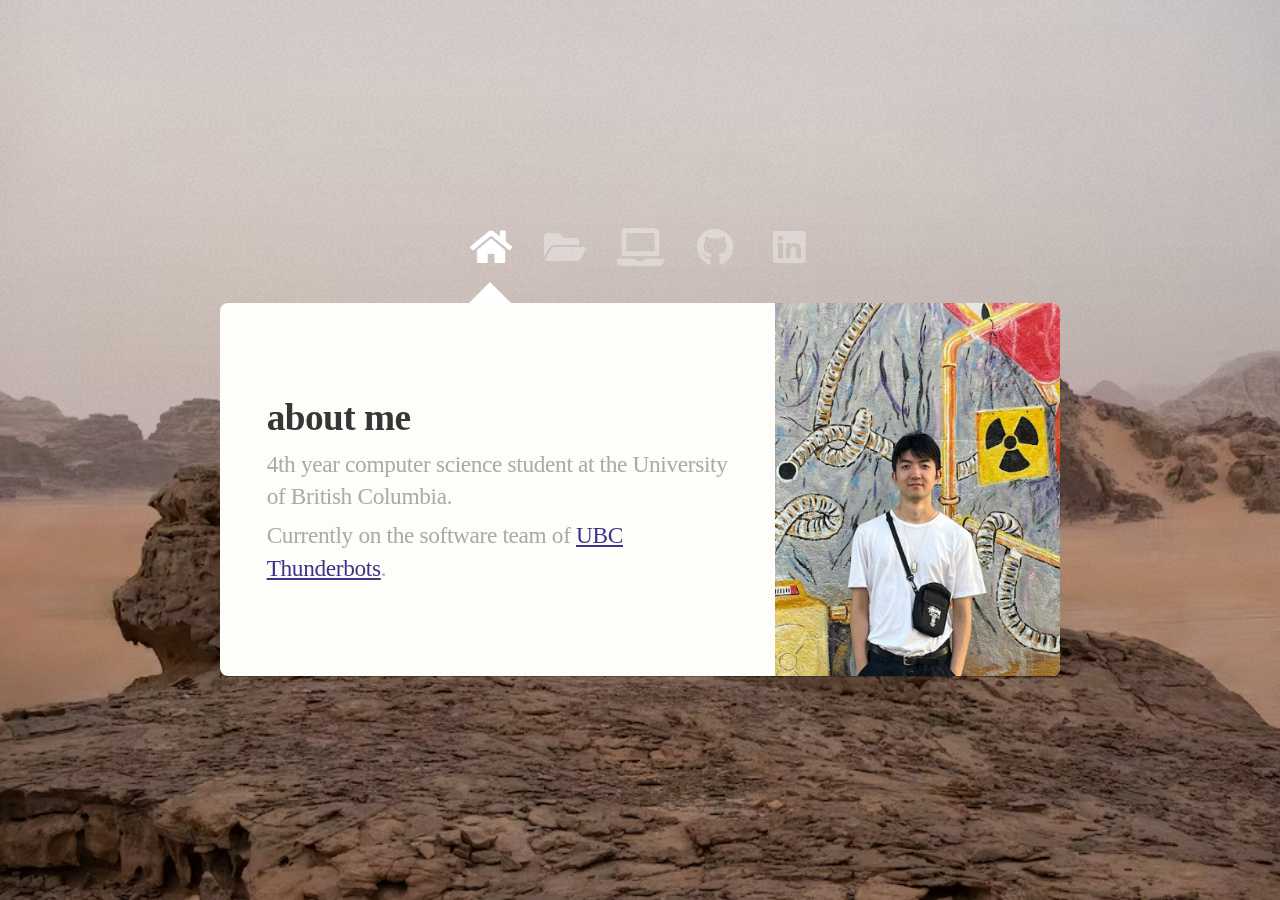
<file: index.html>
<!DOCTYPE HTML>
<!--
	Astral by HTML5 UP
	html5up.net | @ajlkn
	Free for personal and commercial use under the CCA 3.0 license (html5up.net/license)
-->
<html>
	<head>
		<title>Jeremy's Website</title>
		<meta charset="utf-8" />
		<meta name="viewport" content="width=device-width, initial-scale=1, user-scalable=no" />
		<link rel="stylesheet" href="assets/css/main.css" />
		<noscript><link rel="stylesheet" href="assets/css/noscript.css" /></noscript>
		<link rel="icon" href="images/favicon.png">
	</head>
	<body class="is-preload">

		<!-- Wrapper-->
			<div id="wrapper">

				<!-- Nav -->
					<nav id="nav">
						<a href="#" class="icon solid fa-home"><span>about me</span></a>
						<a href="#experience" class="icon solid fa-folder-open"><span>experience</span></a>
						<a href="#projects" class="icon solid fa-laptop"><span>projects</span></a>
						<!-- <a href="" class="icon solid fa-book"><span>blog</span></a> -->
						<a href="https://github.com/germchow" target="_blank" class="icon brands fa-github"><span>GitHub</span></a>
						<a href="https://www.linkedin.com/in/jeremyqiao/" target="_blank" class="icon brands fa-linkedin"><span>LinkedIn</span></a>
					</nav>

				<!-- Main -->
					<div id="main">

						<!-- Me -->
							<article id="home" class="panel intro">
								<header>
									<h1>about me</h1>
									<p>4th year computer science student at the University of British Columbia.</p>
									<p>Currently on the software team of <a href="https://github.com/UBC-Thunderbots/Software" target="_blank">UBC Thunderbots</a>.</p>
								</header>
								<img class="pic" src="images/profile.png" alt="" />

							</article>

						<!-- Work -->
							<article id="experience" class="panel">
								
								<section class="tiles">
									<article class="style1">
										<span class="image">
											<img src="images/tbots1.png" alt="" />
										</span>
										<a href="tbots.html">
											<h2>Software Member - UBC Thunderbots</h2>
											<div class="content">
												<p>Programming the software backend for a fleet of autonomous soccer playing robots</p>
											</div>
										</a>
									</article>
									<article class="style1">
										<span class="image">
											<img src="images/tudarmstadt1.png" alt="" />
										</span>
										<a href="tudarmstadt.html">
											<h2>Research Intern - Technical University of Darmstadt</h2>
											<div class="content">
												<p>Developed HectorVR, a virtual reality interface that allows users to remotely control search and rescue robots</p>
											</div>
										</a>
									</article>
									<article class="style1">
										<span class="image">
											<img src="images/daoai1.png" alt="" />
										</span>
										<a href="daoai.html">
											<h2>Computer Vision Engineer - DaoAI Robotics</h2>
											<div class="content">
												<p>Developed 3D reconstruction software for structured-light scanners</p>
											</div>
										</a>
									</article>
								</section>
							</article>

						<!-- Projects -->
						<article id="projects" class="panel intro">
							<header>
								<center>(under construction)</center>
							</header>


						</article>
					</div>
			</div>

		<!-- Scripts -->
			<script src="assets/js/jquery.min.js"></script>
			<script src="assets/js/browser.min.js"></script>
			<script src="assets/js/breakpoints.min.js"></script>
			<script src="assets/js/util.js"></script>
			<script src="assets/js/main.js"></script>

	</body>
</html>
</file>
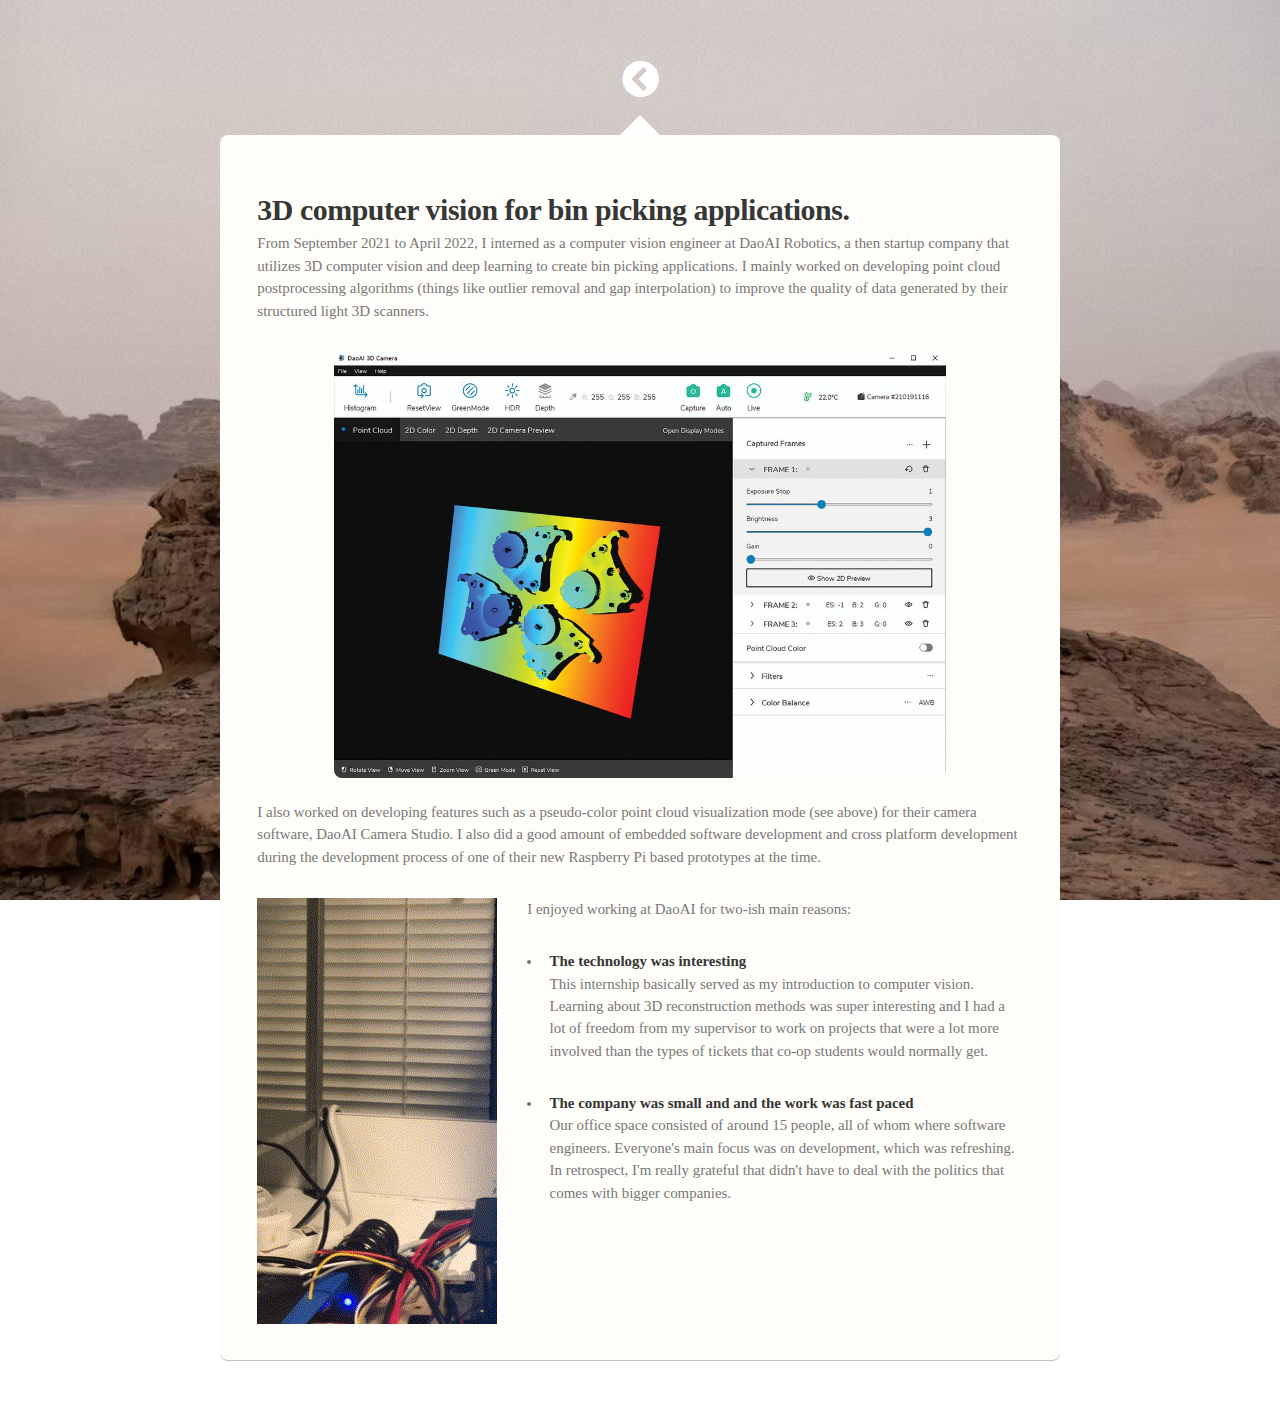
<file: daoai.html>
<!DOCTYPE HTML>
<!--
	Astral by HTML5 UP
	html5up.net | @ajlkn
	Free for personal and commercial use under the CCA 3.0 license (html5up.net/license)
-->
<html>
	<head>
		<title>germchow</title>
		<meta charset="utf-8" />
		<meta name="viewport" content="width=device-width, initial-scale=1, user-scalable=no" />
		<link rel="stylesheet" href="assets/css/main.css" />
		<noscript><link rel="stylesheet" href="assets/css/noscript.css" /></noscript>
		<link rel="icon" href="images/favicon.png">
	</head>
	<body class="is-preload">

		<!-- Wrapper-->
			<div id="wrapper">

				<!-- Nav -->
				<nav id="nav">
					<a href="javascript:history.back()" class="icon solid icon solid fa-chevron-circle-left"><span>go back</span></a>
				</nav>

				<!-- Main -->
					<div id="main">

						<!-- Work -->
							<article id="experience" class="blog">
								<h1>3D computer vision for bin picking applications.</h1>
                                <p>
                                    From September 2021 to April 2022, I interned as a computer vision engineer at DaoAI Robotics, a then startup company that 
									utilizes 3D computer vision and deep learning to create bin picking applications. I mainly worked on developing point cloud 
									postprocessing algorithms (things like outlier removal and gap interpolation) to improve the quality of data generated by their 
									structured light 3D scanners.
                                </p>
                                <img class="image center" src="images/daoai2.png" width=80% alt="" />
                                <br>
								<p>
									I also worked on developing features such as a pseudo-color point cloud visualization mode (see above) for their camera software, DaoAI 
									Camera Studio. I also did a good amount of embedded software development and cross platform development during the development process of
									one of their new Raspberry Pi based prototypes at the time.
								</p>
                                
								<div style="float:left; padding-right: 2em; padding-bottom: 2em;">
									<img src="images/daoai5.gif" alt=""/>
								</div>

								<div style="display: table-cell;">
									<p>
										I enjoyed working at DaoAI for two-ish main reasons:
										<ul>
											<li>
												<b>The technology was interesting</b>
												<p>
													This internship basically served as my introduction to computer vision. Learning about 3D reconstruction methods was super 
													interesting and I had a lot of freedom from my supervisor to work on projects that were a lot more involved than the types 
													of tickets that co-op students would normally get.
												</p>
											</li>
											<li>
												<b>The company was small and and the work was fast paced</b>
												<p>
													Our office space consisted of around 15 people, all of whom where software engineers. Everyone's main focus was on development, 
													which was refreshing. In retrospect, I'm really grateful that didn't have to deal with the politics that comes with 
													bigger companies.
												</p>
											</li>
										</ul>
									</p>
									<p>

									</p>
								</div>
								
								
								
								
								
                                
								
							</article>
					</div>
			</div>

		<!-- Scripts -->
			<script src="assets/js/jquery.min.js"></script>
			<script src="assets/js/browser.min.js"></script>
			<script src="assets/js/breakpoints.min.js"></script>
			<script src="assets/js/util.js"></script>
			<script src="assets/js/main.js"></script>

	</body>
</html>
</file>
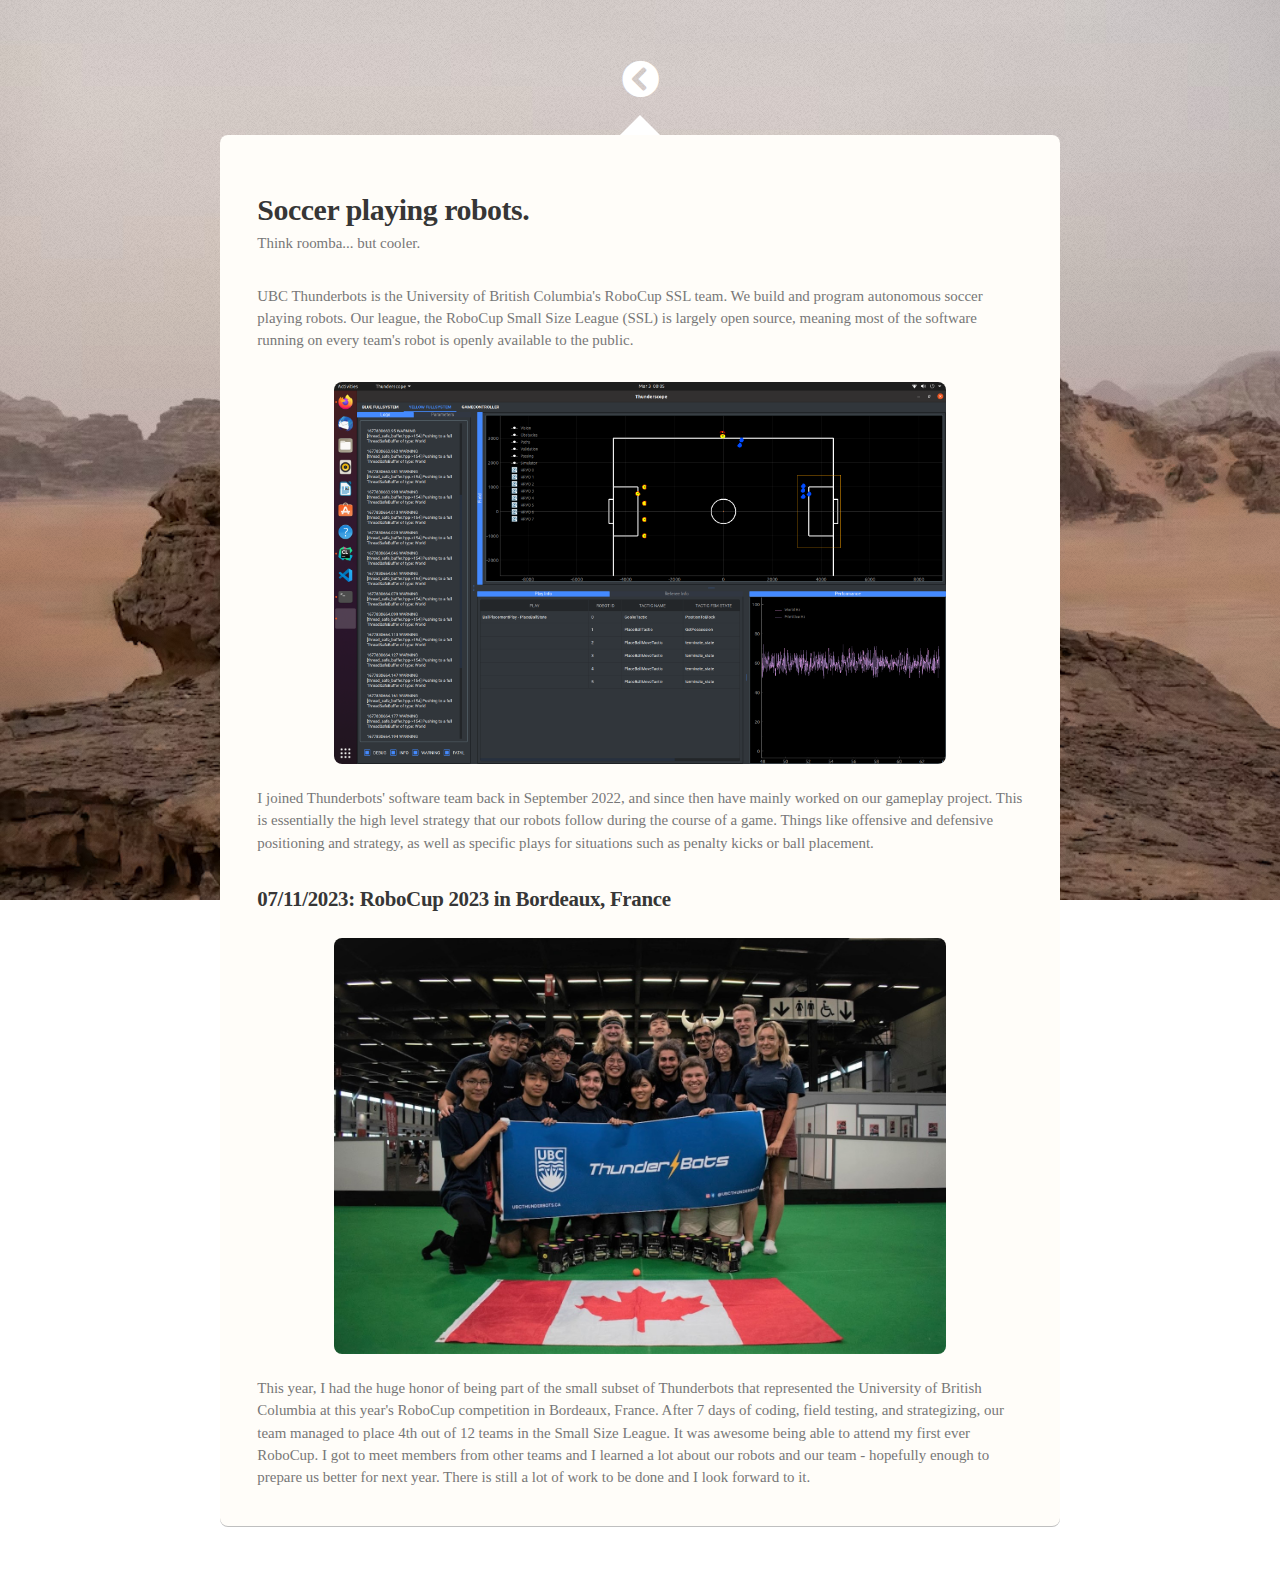
<file: tbots.html>
<!DOCTYPE HTML>
<!--
	Astral by HTML5 UP
	html5up.net | @ajlkn
	Free for personal and commercial use under the CCA 3.0 license (html5up.net/license)
-->
<html>
	<head>
		<title>germchow</title>
		<meta charset="utf-8" />
		<meta name="viewport" content="width=device-width, initial-scale=1, user-scalable=no" />
		<link rel="stylesheet" href="assets/css/main.css" />
		<noscript><link rel="stylesheet" href="assets/css/noscript.css" /></noscript>
		<link rel="icon" href="images/favicon.png">
	</head>
	<body class="is-preload">

		<!-- Wrapper-->
			<div id="wrapper">

				<!-- Nav -->
				<nav id="nav">
					<a href="javascript:history.back()" class="icon solid fa-chevron-circle-left"><span>go back</span></a>
				</nav>
				

				<!-- Main -->
					<div id="main">

						<!-- Work -->
							<article id="experience" class="blog">
								<h1>Soccer playing robots.</h1>
                                <p>Think roomba... but cooler.</p>

                                <p>
									UBC Thunderbots is the University of British Columbia's RoboCup SSL team.
									We build and program autonomous soccer playing robots. Our league, the RoboCup Small Size League (SSL) is largely open source, 
                                    meaning most of the software running on every team's robot is openly available to the public. 
                                </p>
                                <img class="image center" src="images/tbots1.png" width=80% alt="" />
                                <br>
                                <p>
                                    I joined Thunderbots' software team back in September 2022, and since then have mainly worked on our gameplay project. This is 
                                    essentially the high level strategy that our robots follow during the course of a game. Things like offensive and defensive 
                                    positioning and strategy, as well as specific plays for situations such as penalty kicks or ball placement.
                                </p>

								<h2>07/11/2023: RoboCup 2023 in Bordeaux, France</h2>
								<br>
								<img class="image center" src="images/tbots2.jpg" width=80% alt="" />
								<br>
								<p>
									This year, I had the huge honor of being part of the small subset of Thunderbots that represented the University of British 
									Columbia at this year's RoboCup competition in Bordeaux, France. After 7 days of coding, field testing, and strategizing, our 
									team managed to place 4th out of 12 teams in the Small Size League. It was awesome being able to attend my first ever 
									RoboCup. I got to meet members from other teams and I learned a lot about our robots and our team - hopefully enough
									to prepare us better for next year. There is still a lot of work to be done and I look forward to it.
								</p>
                                
								
							</article>
					</div>
			</div>

		<!-- Scripts -->
			<script src="assets/js/jquery.min.js"></script>
			<script src="assets/js/browser.min.js"></script>
			<script src="assets/js/breakpoints.min.js"></script>
			<script src="assets/js/util.js"></script>
			<script src="assets/js/main.js"></script>

	</body>
</html>
</file>
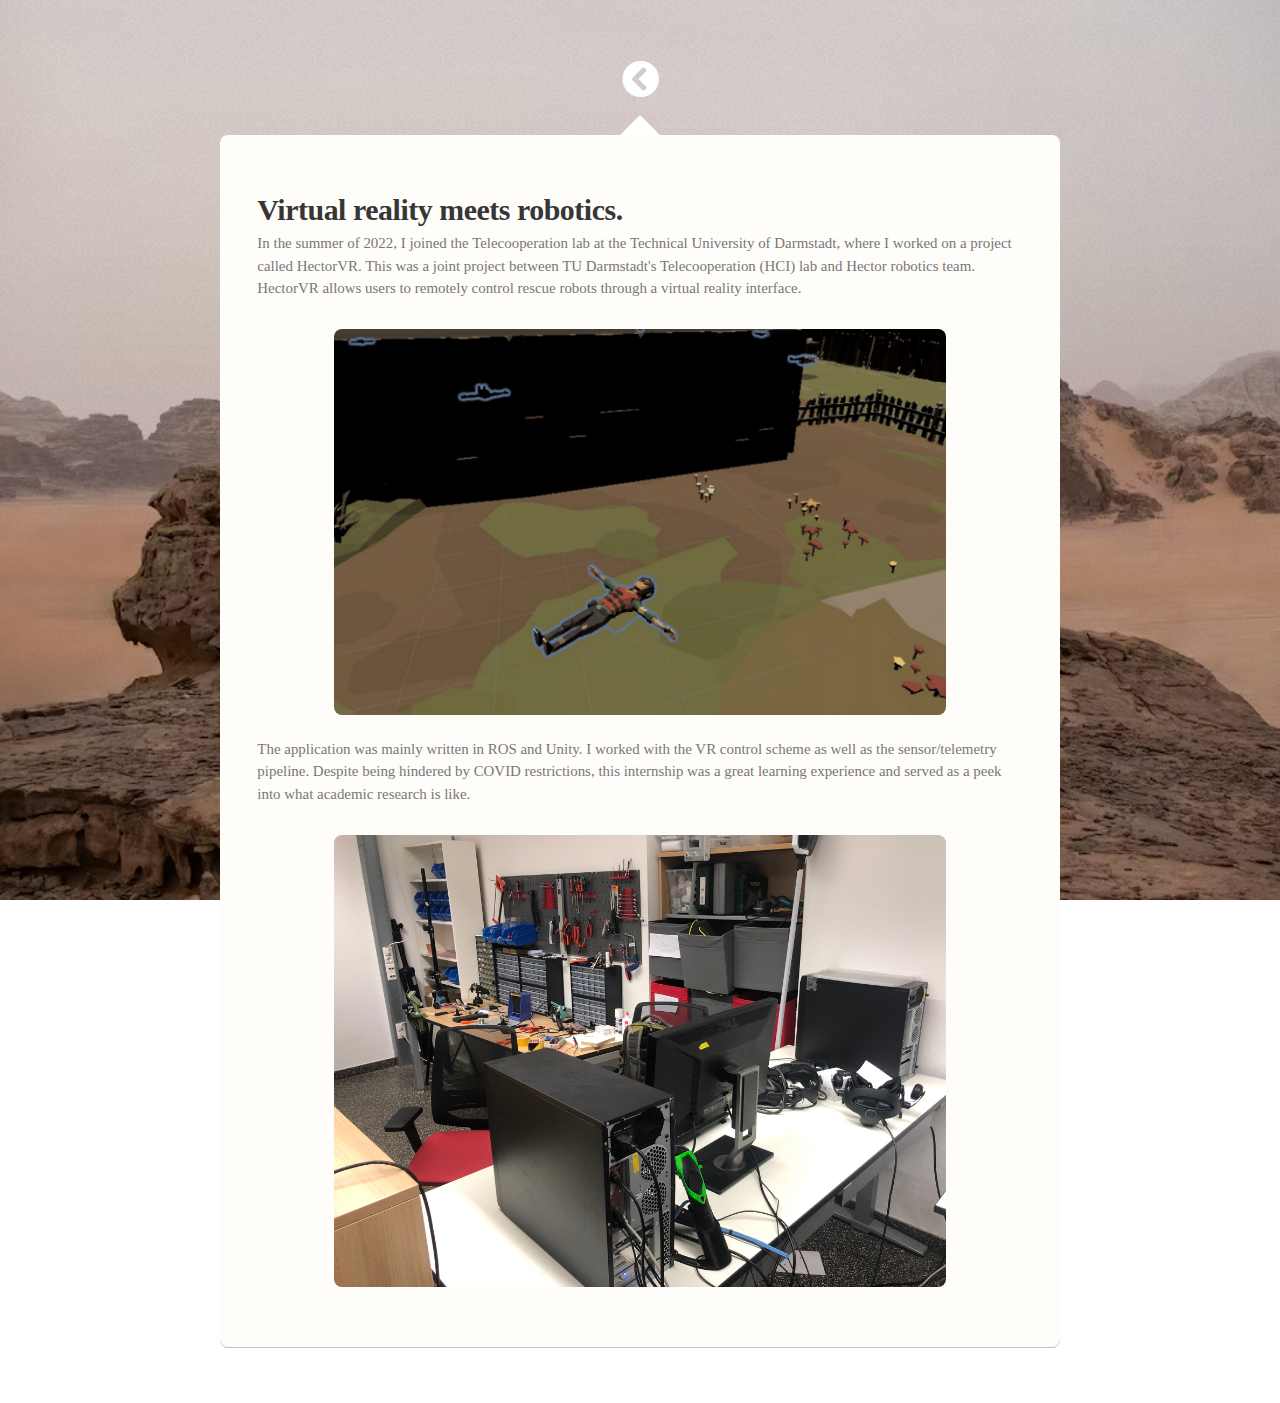
<file: tudarmstadt.html>
<!DOCTYPE HTML>
<!--
	Astral by HTML5 UP
	html5up.net | @ajlkn
	Free for personal and commercial use under the CCA 3.0 license (html5up.net/license)
-->
<html>
	<head>
		<title>germchow</title>
		<meta charset="utf-8" />
		<meta name="viewport" content="width=device-width, initial-scale=1, user-scalable=no" />
		<link rel="stylesheet" href="assets/css/main.css" />
		<noscript><link rel="stylesheet" href="assets/css/noscript.css" /></noscript>
		<link rel="icon" href="images/favicon.png">
	</head>
	<body class="is-preload">

		<!-- Wrapper-->
			<div id="wrapper">

				<!-- Nav -->
				<nav id="nav">
					<a href="javascript:history.back()" class="icon solid fa-chevron-circle-left"><span>go back</span></a>
				</nav>

				<!-- Main -->
					<div id="main">

						<!-- Work -->
							<article id="experience" class="blog">
								<h1>Virtual reality meets robotics.</h1>
                                <p>
                                    In the summer of 2022, I joined the Telecooperation lab at the Technical University of Darmstadt, where I worked on a project called HectorVR. 
									This was a joint project between TU Darmstadt's Telecooperation (HCI) lab and Hector robotics team. HectorVR allows users to remotely control 
									rescue robots through a virtual reality interface.
                                </p>
                                <img class="image center" src="images/tudarmstadt2.png" width=80% alt="" />
                                <br>
                                <p>
                                    The application was mainly written in ROS and Unity. I worked with the VR control scheme as well as the sensor/telemetry pipeline.
									Despite being hindered by COVID restrictions, this internship was a great learning experience and served as a peek into what academic 
									research is like.
                                </p>
								<img class="image center" src="images/tudarmstadt3.png" width=80% alt="" />
                                <br>
                                
								
							</article>
					</div>
			</div>

		<!-- Scripts -->
			<script src="assets/js/jquery.min.js"></script>
			<script src="assets/js/browser.min.js"></script>
			<script src="assets/js/breakpoints.min.js"></script>
			<script src="assets/js/util.js"></script>
			<script src="assets/js/main.js"></script>

	</body>
</html>
</file>
<file: assets/css/noscript.css>
/*
	Astral by HTML5 UP
	html5up.net | @ajlkn
	Free for personal and commercial use under the CCA 3.0 license (html5up.net/license)
*/

/* Wrapper */

	#wrapper {
		opacity: 1 !important;
	}

/* Nav */

	#nav a {
		opacity: 1.0;
	}

		#nav a:before, #nav a:after {
			display: none;
		}

		#nav a span {
			top: 0;
			opacity: 1.0;
		}

			#nav a span:after {
				display: none;
			}

/* Main */

	#main {
		background: none;
		box-shadow: none;
	}

		#main > .panel {
			background: #ffffff;
			margin-bottom: 2em;
		}

			#main > .panel:last-child {
				margin-bottom: 0;
			}
</file>
<file: assets/css/main.css>
@import url("https://fonts.googleapis.com/css?family=Source+Sans+Pro:300,400,300italic,400italic");
@import url("fontawesome-all.min.css");

/*
	Astral by HTML5 UP
	html5up.net | @ajlkn
	Free for personal and commercial use under the CCA 3.0 license (html5up.net/license)
*/

html, body, div, span, applet, object,
iframe, h1, h2, h3, h4, h5, h6, p, blockquote,
pre, a, abbr, acronym, address, big, cite,
code, del, dfn, em, img, ins, kbd, q, s, samp,
small, strike, strong, sub, sup, tt, var, b,
u, i, center, dl, dt, dd, ol, ul, li, fieldset,
form, label, legend, table, caption, tbody,
tfoot, thead, tr, th, td, article, aside,
canvas, details, embed, figure, figcaption,
footer, header, hgroup, menu, nav, output, ruby,
section, summary, time, mark, audio, video {
	margin: 0;
	padding: 0;
	border: 0;
	font-size: 100%;
	font: inherit;
	vertical-align: baseline;}

article, aside, details, figcaption, figure,
footer, header, hgroup, menu, nav, section {
	display: block;}

body {
	line-height: 1;
}

ol, ul {
	list-style: none;
}

blockquote, q {
	quotes: none;
}

	blockquote:before, blockquote:after, q:before, q:after {
		content: '';
		content: none;
	}

table {
	border-collapse: collapse;
	border-spacing: 0;
}

body {
	-webkit-text-size-adjust: none;
}

mark {
	background-color: transparent;
	color: inherit;
}

input::-moz-focus-inner {
	border: 0;
	padding: 0;
}

input, select, textarea {
	-moz-appearance: none;
	-webkit-appearance: none;
	-ms-appearance: none;
	appearance: none;
}

/* Row */

	.row {
		display: flex;
		flex-wrap: wrap;
		box-sizing: border-box;
		align-items: stretch;
	}

		.row > * {
			box-sizing: border-box;
		}

		.row.gtr-uniform > * > :last-child {
			margin-bottom: 0;
		}

		.row.aln-left {
			justify-content: flex-start;
		}

		.row.aln-center {
			justify-content: center;
		}

		.row.aln-right {
			justify-content: flex-end;
		}

		.row.aln-top {
			align-items: flex-start;
		}

		.row.aln-middle {
			align-items: center;
		}

		.row.aln-bottom {
			align-items: flex-end;
		}

		.row > .imp {
			order: -1;
		}

		.row > .col-1 {
			width: 8.33333%;
		}

		.row > .off-1 {
			margin-left: 8.33333%;
		}

		.row > .col-2 {
			width: 16.66667%;
		}

		.row > .off-2 {
			margin-left: 16.66667%;
		}

		.row > .col-3 {
			width: 25%;
		}

		.row > .off-3 {
			margin-left: 25%;
		}

		.row > .col-4 {
			width: 33.33333%;
		}

		.row > .off-4 {
			margin-left: 33.33333%;
		}

		.row > .col-5 {
			width: 41.66667%;
		}

		.row > .off-5 {
			margin-left: 41.66667%;
		}

		.row > .col-6 {
			width: 50%;
		}

		.row > .off-6 {
			margin-left: 50%;
		}

		.row > .col-7 {
			width: 58.33333%;
		}

		.row > .off-7 {
			margin-left: 58.33333%;
		}

		.row > .col-8 {
			width: 66.66667%;
		}

		.row > .off-8 {
			margin-left: 66.66667%;
		}

		.row > .col-9 {
			width: 75%;
		}

		.row > .off-9 {
			margin-left: 75%;
		}

		.row > .col-10 {
			width: 83.33333%;
		}

		.row > .off-10 {
			margin-left: 83.33333%;
		}

		.row > .col-11 {
			width: 91.66667%;
		}

		.row > .off-11 {
			margin-left: 91.66667%;
		}

		.row > .col-12 {
			width: 100%;
		}

		.row > .off-12 {
			margin-left: 100%;
		}

		.row.gtr-0 {
			margin-top: 0em;
			margin-left: 0em;
		}

			.row.gtr-0 > * {
				padding: 0em 0 0 0em;
			}

			.row.gtr-0.gtr-uniform {
				margin-top: 0em;
			}

				.row.gtr-0.gtr-uniform > * {
					padding-top: 0em;
				}

		.row.gtr-25 {
			margin-top: -0.3125em;
			margin-left: -0.3125em;
		}

			.row.gtr-25 > * {
				padding: 0.3125em 0 0 0.3125em;
			}

			.row.gtr-25.gtr-uniform {
				margin-top: -0.3125em;
			}

				.row.gtr-25.gtr-uniform > * {
					padding-top: 0.3125em;
				}

		.row.gtr-50 {
			margin-top: -0.625em;
			margin-left: -0.625em;
		}

			.row.gtr-50 > * {
				padding: 0.625em 0 0 0.625em;
			}

			.row.gtr-50.gtr-uniform {
				margin-top: -0.625em;
			}

				.row.gtr-50.gtr-uniform > * {
					padding-top: 0.625em;
				}

		.row {
			margin-top: -1.25em;
			margin-left: -1.25em;
		}

			.row > * {
				padding: 1.25em 0 0 1.25em;
			}

			.row.gtr-uniform {
				margin-top: -1.25em;
			}

				.row.gtr-uniform > * {
					padding-top: 1.25em;
				}

		.row.gtr-150 {
			margin-top: -1.875em;
			margin-left: -1.875em;
		}

			.row.gtr-150 > * {
				padding: 1.875em 0 0 1.875em;
			}

			.row.gtr-150.gtr-uniform {
				margin-top: -1.875em;
			}

				.row.gtr-150.gtr-uniform > * {
					padding-top: 1.875em;
				}

		.row.gtr-200 {
			margin-top: -2.5em;
			margin-left: -2.5em;
		}

			.row.gtr-200 > * {
				padding: 2.5em 0 0 2.5em;
			}

			.row.gtr-200.gtr-uniform {
				margin-top: -2.5em;
			}

				.row.gtr-200.gtr-uniform > * {
					padding-top: 2.5em;
				}

		@media screen and (max-width: 1680px) {

			.row {
				display: flex;
				flex-wrap: wrap;
				box-sizing: border-box;
				align-items: stretch;
			}

				.row > * {
					box-sizing: border-box;
				}

				.row.gtr-uniform > * > :last-child {
					margin-bottom: 0;
				}

				.row.aln-left {
					justify-content: flex-start;
				}

				.row.aln-center {
					justify-content: center;
				}

				.row.aln-right {
					justify-content: flex-end;
				}

				.row.aln-top {
					align-items: flex-start;
				}

				.row.aln-middle {
					align-items: center;
				}

				.row.aln-bottom {
					align-items: flex-end;
				}

				.row > .imp-xlarge {
					order: -1;
				}

				.row > .col-1-xlarge {
					width: 8.33333%;
				}

				.row > .off-1-xlarge {
					margin-left: 8.33333%;
				}

				.row > .col-2-xlarge {
					width: 16.66667%;
				}

				.row > .off-2-xlarge {
					margin-left: 16.66667%;
				}

				.row > .col-3-xlarge {
					width: 25%;
				}

				.row > .off-3-xlarge {
					margin-left: 25%;
				}

				.row > .col-4-xlarge {
					width: 33.33333%;
				}

				.row > .off-4-xlarge {
					margin-left: 33.33333%;
				}

				.row > .col-5-xlarge {
					width: 41.66667%;
				}

				.row > .off-5-xlarge {
					margin-left: 41.66667%;
				}

				.row > .col-6-xlarge {
					width: 50%;
				}

				.row > .off-6-xlarge {
					margin-left: 50%;
				}

				.row > .col-7-xlarge {
					width: 58.33333%;
				}

				.row > .off-7-xlarge {
					margin-left: 58.33333%;
				}

				.row > .col-8-xlarge {
					width: 66.66667%;
				}

				.row > .off-8-xlarge {
					margin-left: 66.66667%;
				}

				.row > .col-9-xlarge {
					width: 75%;
				}

				.row > .off-9-xlarge {
					margin-left: 75%;
				}

				.row > .col-10-xlarge {
					width: 83.33333%;
				}

				.row > .off-10-xlarge {
					margin-left: 83.33333%;
				}

				.row > .col-11-xlarge {
					width: 91.66667%;
				}

				.row > .off-11-xlarge {
					margin-left: 91.66667%;
				}

				.row > .col-12-xlarge {
					width: 100%;
				}

				.row > .off-12-xlarge {
					margin-left: 100%;
				}

				.row.gtr-0 {
					margin-top: 0em;
					margin-left: 0em;
				}

					.row.gtr-0 > * {
						padding: 0em 0 0 0em;
					}

					.row.gtr-0.gtr-uniform {
						margin-top: 0em;
					}

						.row.gtr-0.gtr-uniform > * {
							padding-top: 0em;
						}

				.row.gtr-25 {
					margin-top: -0.3125em;
					margin-left: -0.3125em;
				}

					.row.gtr-25 > * {
						padding: 0.3125em 0 0 0.3125em;
					}

					.row.gtr-25.gtr-uniform {
						margin-top: -0.3125em;
					}

						.row.gtr-25.gtr-uniform > * {
							padding-top: 0.3125em;
						}

				.row.gtr-50 {
					margin-top: -0.625em;
					margin-left: -0.625em;
				}

					.row.gtr-50 > * {
						padding: 0.625em 0 0 0.625em;
					}

					.row.gtr-50.gtr-uniform {
						margin-top: -0.625em;
					}

						.row.gtr-50.gtr-uniform > * {
							padding-top: 0.625em;
						}

				.row {
					margin-top: -1.25em;
					margin-left: -1.25em;
				}

					.row > * {
						padding: 1.25em 0 0 1.25em;
					}

					.row.gtr-uniform {
						margin-top: -1.25em;
					}

						.row.gtr-uniform > * {
							padding-top: 1.25em;
						}

				.row.gtr-150 {
					margin-top: -1.875em;
					margin-left: -1.875em;
				}

					.row.gtr-150 > * {
						padding: 1.875em 0 0 1.875em;
					}

					.row.gtr-150.gtr-uniform {
						margin-top: -1.875em;
					}

						.row.gtr-150.gtr-uniform > * {
							padding-top: 1.875em;
						}

				.row.gtr-200 {
					margin-top: -2.5em;
					margin-left: -2.5em;
				}

					.row.gtr-200 > * {
						padding: 2.5em 0 0 2.5em;
					}

					.row.gtr-200.gtr-uniform {
						margin-top: -2.5em;
					}

						.row.gtr-200.gtr-uniform > * {
							padding-top: 2.5em;
						}

		}

		@media screen and (max-width: 1280px) {

			.row {
				display: flex;
				flex-wrap: wrap;
				box-sizing: border-box;
				align-items: stretch;
			}

				.row > * {
					box-sizing: border-box;
				}

				.row.gtr-uniform > * > :last-child {
					margin-bottom: 0;
				}

				.row.aln-left {
					justify-content: flex-start;
				}

				.row.aln-center {
					justify-content: center;
				}

				.row.aln-right {
					justify-content: flex-end;
				}

				.row.aln-top {
					align-items: flex-start;
				}

				.row.aln-middle {
					align-items: center;
				}

				.row.aln-bottom {
					align-items: flex-end;
				}

				.row > .imp-large {
					order: -1;
				}

				.row > .col-1-large {
					width: 8.33333%;
				}

				.row > .off-1-large {
					margin-left: 8.33333%;
				}

				.row > .col-2-large {
					width: 16.66667%;
				}

				.row > .off-2-large {
					margin-left: 16.66667%;
				}

				.row > .col-3-large {
					width: 25%;
				}

				.row > .off-3-large {
					margin-left: 25%;
				}

				.row > .col-4-large {
					width: 33.33333%;
				}

				.row > .off-4-large {
					margin-left: 33.33333%;
				}

				.row > .col-5-large {
					width: 41.66667%;
				}

				.row > .off-5-large {
					margin-left: 41.66667%;
				}

				.row > .col-6-large {
					width: 50%;
				}

				.row > .off-6-large {
					margin-left: 50%;
				}

				.row > .col-7-large {
					width: 58.33333%;
				}

				.row > .off-7-large {
					margin-left: 58.33333%;
				}

				.row > .col-8-large {
					width: 66.66667%;
				}

				.row > .off-8-large {
					margin-left: 66.66667%;
				}

				.row > .col-9-large {
					width: 75%;
				}

				.row > .off-9-large {
					margin-left: 75%;
				}

				.row > .col-10-large {
					width: 83.33333%;
				}

				.row > .off-10-large {
					margin-left: 83.33333%;
				}

				.row > .col-11-large {
					width: 91.66667%;
				}

				.row > .off-11-large {
					margin-left: 91.66667%;
				}

				.row > .col-12-large {
					width: 100%;
				}

				.row > .off-12-large {
					margin-left: 100%;
				}

				.row.gtr-0 {
					margin-top: 0em;
					margin-left: 0em;
				}

					.row.gtr-0 > * {
						padding: 0em 0 0 0em;
					}

					.row.gtr-0.gtr-uniform {
						margin-top: 0em;
					}

						.row.gtr-0.gtr-uniform > * {
							padding-top: 0em;
						}

				.row.gtr-25 {
					margin-top: -0.3125em;
					margin-left: -0.3125em;
				}

					.row.gtr-25 > * {
						padding: 0.3125em 0 0 0.3125em;
					}

					.row.gtr-25.gtr-uniform {
						margin-top: -0.3125em;
					}

						.row.gtr-25.gtr-uniform > * {
							padding-top: 0.3125em;
						}

				.row.gtr-50 {
					margin-top: -0.625em;
					margin-left: -0.625em;
				}

					.row.gtr-50 > * {
						padding: 0.625em 0 0 0.625em;
					}

					.row.gtr-50.gtr-uniform {
						margin-top: -0.625em;
					}

						.row.gtr-50.gtr-uniform > * {
							padding-top: 0.625em;
						}

				.row {
					margin-top: -1.25em;
					margin-left: -1.25em;
				}

					.row > * {
						padding: 1.25em 0 0 1.25em;
					}

					.row.gtr-uniform {
						margin-top: -1.25em;
					}

						.row.gtr-uniform > * {
							padding-top: 1.25em;
						}

				.row.gtr-150 {
					margin-top: -1.875em;
					margin-left: -1.875em;
				}

					.row.gtr-150 > * {
						padding: 1.875em 0 0 1.875em;
					}

					.row.gtr-150.gtr-uniform {
						margin-top: -1.875em;
					}

						.row.gtr-150.gtr-uniform > * {
							padding-top: 1.875em;
						}

				.row.gtr-200 {
					margin-top: -2.5em;
					margin-left: -2.5em;
				}

					.row.gtr-200 > * {
						padding: 2.5em 0 0 2.5em;
					}

					.row.gtr-200.gtr-uniform {
						margin-top: -2.5em;
					}

						.row.gtr-200.gtr-uniform > * {
							padding-top: 2.5em;
						}

		}

		@media screen and (max-width: 980px) {

			.row {
				display: flex;
				flex-wrap: wrap;
				box-sizing: border-box;
				align-items: stretch;
			}

				.row > * {
					box-sizing: border-box;
				}

				.row.gtr-uniform > * > :last-child {
					margin-bottom: 0;
				}

				.row.aln-left {
					justify-content: flex-start;
				}

				.row.aln-center {
					justify-content: center;
				}

				.row.aln-right {
					justify-content: flex-end;
				}

				.row.aln-top {
					align-items: flex-start;
				}

				.row.aln-middle {
					align-items: center;
				}

				.row.aln-bottom {
					align-items: flex-end;
				}

				.row > .imp-medium {
					order: -1;
				}

				.row > .col-1-medium {
					width: 8.33333%;
				}

				.row > .off-1-medium {
					margin-left: 8.33333%;
				}

				.row > .col-2-medium {
					width: 16.66667%;
				}

				.row > .off-2-medium {
					margin-left: 16.66667%;
				}

				.row > .col-3-medium {
					width: 25%;
				}

				.row > .off-3-medium {
					margin-left: 25%;
				}

				.row > .col-4-medium {
					width: 33.33333%;
				}

				.row > .off-4-medium {
					margin-left: 33.33333%;
				}

				.row > .col-5-medium {
					width: 41.66667%;
				}

				.row > .off-5-medium {
					margin-left: 41.66667%;
				}

				.row > .col-6-medium {
					width: 50%;
				}

				.row > .off-6-medium {
					margin-left: 50%;
				}

				.row > .col-7-medium {
					width: 58.33333%;
				}

				.row > .off-7-medium {
					margin-left: 58.33333%;
				}

				.row > .col-8-medium {
					width: 66.66667%;
				}

				.row > .off-8-medium {
					margin-left: 66.66667%;
				}

				.row > .col-9-medium {
					width: 75%;
				}

				.row > .off-9-medium {
					margin-left: 75%;
				}

				.row > .col-10-medium {
					width: 83.33333%;
				}

				.row > .off-10-medium {
					margin-left: 83.33333%;
				}

				.row > .col-11-medium {
					width: 91.66667%;
				}

				.row > .off-11-medium {
					margin-left: 91.66667%;
				}

				.row > .col-12-medium {
					width: 100%;
				}

				.row > .off-12-medium {
					margin-left: 100%;
				}

				.row.gtr-0 {
					margin-top: 0em;
					margin-left: 0em;
				}

					.row.gtr-0 > * {
						padding: 0em 0 0 0em;
					}

					.row.gtr-0.gtr-uniform {
						margin-top: 0em;
					}

						.row.gtr-0.gtr-uniform > * {
							padding-top: 0em;
						}

				.row.gtr-25 {
					margin-top: -0.3125em;
					margin-left: -0.3125em;
				}

					.row.gtr-25 > * {
						padding: 0.3125em 0 0 0.3125em;
					}

					.row.gtr-25.gtr-uniform {
						margin-top: -0.3125em;
					}

						.row.gtr-25.gtr-uniform > * {
							padding-top: 0.3125em;
						}

				.row.gtr-50 {
					margin-top: -0.625em;
					margin-left: -0.625em;
				}

					.row.gtr-50 > * {
						padding: 0.625em 0 0 0.625em;
					}

					.row.gtr-50.gtr-uniform {
						margin-top: -0.625em;
					}

						.row.gtr-50.gtr-uniform > * {
							padding-top: 0.625em;
						}

				.row {
					margin-top: -1.25em;
					margin-left: -1.25em;
				}

					.row > * {
						padding: 1.25em 0 0 1.25em;
					}

					.row.gtr-uniform {
						margin-top: -1.25em;
					}

						.row.gtr-uniform > * {
							padding-top: 1.25em;
						}

				.row.gtr-150 {
					margin-top: -1.875em;
					margin-left: -1.875em;
				}

					.row.gtr-150 > * {
						padding: 1.875em 0 0 1.875em;
					}

					.row.gtr-150.gtr-uniform {
						margin-top: -1.875em;
					}

						.row.gtr-150.gtr-uniform > * {
							padding-top: 1.875em;
						}

				.row.gtr-200 {
					margin-top: -2.5em;
					margin-left: -2.5em;
				}

					.row.gtr-200 > * {
						padding: 2.5em 0 0 2.5em;
					}

					.row.gtr-200.gtr-uniform {
						margin-top: -2.5em;
					}

						.row.gtr-200.gtr-uniform > * {
							padding-top: 2.5em;
						}

		}

		@media screen and (max-width: 736px) {

			.row {
				display: flex;
				flex-wrap: wrap;
				box-sizing: border-box;
				align-items: stretch;
			}

				.row > * {
					box-sizing: border-box;
				}

				.row.gtr-uniform > * > :last-child {
					margin-bottom: 0;
				}

				.row.aln-left {
					justify-content: flex-start;
				}

				.row.aln-center {
					justify-content: center;
				}

				.row.aln-right {
					justify-content: flex-end;
				}

				.row.aln-top {
					align-items: flex-start;
				}

				.row.aln-middle {
					align-items: center;
				}

				.row.aln-bottom {
					align-items: flex-end;
				}

				.row > .imp-small {
					order: -1;
				}

				.row > .col-1-small {
					width: 8.33333%;
				}

				.row > .off-1-small {
					margin-left: 8.33333%;
				}

				.row > .col-2-small {
					width: 16.66667%;
				}

				.row > .off-2-small {
					margin-left: 16.66667%;
				}

				.row > .col-3-small {
					width: 25%;
				}

				.row > .off-3-small {
					margin-left: 25%;
				}

				.row > .col-4-small {
					width: 33.33333%;
				}

				.row > .off-4-small {
					margin-left: 33.33333%;
				}

				.row > .col-5-small {
					width: 41.66667%;
				}

				.row > .off-5-small {
					margin-left: 41.66667%;
				}

				.row > .col-6-small {
					width: 50%;
				}

				.row > .off-6-small {
					margin-left: 50%;
				}

				.row > .col-7-small {
					width: 58.33333%;
				}

				.row > .off-7-small {
					margin-left: 58.33333%;
				}

				.row > .col-8-small {
					width: 66.66667%;
				}

				.row > .off-8-small {
					margin-left: 66.66667%;
				}

				.row > .col-9-small {
					width: 75%;
				}

				.row > .off-9-small {
					margin-left: 75%;
				}

				.row > .col-10-small {
					width: 83.33333%;
				}

				.row > .off-10-small {
					margin-left: 83.33333%;
				}

				.row > .col-11-small {
					width: 91.66667%;
				}

				.row > .off-11-small {
					margin-left: 91.66667%;
				}

				.row > .col-12-small {
					width: 100%;
				}

				.row > .off-12-small {
					margin-left: 100%;
				}

				.row.gtr-0 {
					margin-top: 0em;
					margin-left: 0em;
				}

					.row.gtr-0 > * {
						padding: 0em 0 0 0em;
					}

					.row.gtr-0.gtr-uniform {
						margin-top: 0em;
					}

						.row.gtr-0.gtr-uniform > * {
							padding-top: 0em;
						}

				.row.gtr-25 {
					margin-top: -0.3125em;
					margin-left: -0.3125em;
				}

					.row.gtr-25 > * {
						padding: 0.3125em 0 0 0.3125em;
					}

					.row.gtr-25.gtr-uniform {
						margin-top: -0.3125em;
					}

						.row.gtr-25.gtr-uniform > * {
							padding-top: 0.3125em;
						}

				.row.gtr-50 {
					margin-top: -0.625em;
					margin-left: -0.625em;
				}

					.row.gtr-50 > * {
						padding: 0.625em 0 0 0.625em;
					}

					.row.gtr-50.gtr-uniform {
						margin-top: -0.625em;
					}

						.row.gtr-50.gtr-uniform > * {
							padding-top: 0.625em;
						}

				.row {
					margin-top: -1.25em;
					margin-left: -1.25em;
				}

					.row > * {
						padding: 1.25em 0 0 1.25em;
					}

					.row.gtr-uniform {
						margin-top: -1.25em;
					}

						.row.gtr-uniform > * {
							padding-top: 1.25em;
						}

				.row.gtr-150 {
					margin-top: -1.875em;
					margin-left: -1.875em;
				}

					.row.gtr-150 > * {
						padding: 1.875em 0 0 1.875em;
					}

					.row.gtr-150.gtr-uniform {
						margin-top: -1.875em;
					}

						.row.gtr-150.gtr-uniform > * {
							padding-top: 1.875em;
						}

				.row.gtr-200 {
					margin-top: -2.5em;
					margin-left: -2.5em;
				}

					.row.gtr-200 > * {
						padding: 2.5em 0 0 2.5em;
					}

					.row.gtr-200.gtr-uniform {
						margin-top: -2.5em;
					}

						.row.gtr-200.gtr-uniform > * {
							padding-top: 2.5em;
						}

		}

/* Basic */

	html {
		box-sizing: border-box;
	}

	*, *:before, *:after {
		box-sizing: inherit;
	}

	body {
		background-image: url("images/overlay.png"), url("images/arrakis.png");
		background-repeat: repeat, no-repeat;
		background-size: auto, 100% 100%;
		background-attachment: fixed;
		overflow-y: scroll;
	}

		body.is-preload *, body.is-preload *:before, body.is-preload *:after {
			-moz-animation: none !important;
			-webkit-animation: none !important;
			-ms-animation: none !important;
			animation: none !important;
			-moz-transition: none !important;
			-webkit-transition: none !important;
			-ms-transition: none !important;
			transition: none !important;
		}

	body, input, textarea, select {
		font-family: 'Georgia', serif;
		font-weight: 300;
		color: #777777;
		font-size: 20pt;
		line-height: 1.75em;
	}

		@media screen and (max-width: 1680px) {

			body, input, textarea, select {
				font-size: 15pt;
			}

		}

		@media screen and (max-width: 1280px) {

			body, input, textarea, select {
				font-size: 14pt;
			}

		}

		@media screen and (max-width: 736px) {

			body, input, textarea, select {
				font-size: 12pt;
			}

		}

		@media screen and (max-width: 360px) {

			body, input, textarea, select {
				font-size: 11pt;
			}

		}

	strong, b, h1, h2, h3, h4, h5, h6 {
		font-weight: 600;
		color: #363636;
	}

	h1 {
		font-size: 2.0em;
		letter-spacing: -0.015em;
	}

	h2 {
		font-size: 1.4em;
		letter-spacing: -0.015em;
	}

	h3, h4, h5, h6 {
		font-size: 1.0em;
		letter-spacing: -0.015em;
	}

	@media screen and (max-width: 736px) {

		h1 {
			font-size: 1.75em;
		}

		h2 {
			font-size: 1.375em;
		}

		h3, h4, h5, h6 {
			font-size: 1em;
		}

	}

	blockquote {
		border-left: solid 0.5em #ddd;
		padding: 1em 0 1em 2em;
		font-style: italic;
	}

	em, i {
		font-style: italic;
	}

	hr {
		border: 0;
		border-top: solid 1px #ddd;
		padding: 1.5em 0 0 0;
		margin: 1.75em 0 0 0;
	}

	sub {
		position: relative;
		top: 0.5em;
		font-size: 0.8em;
	}

	sup {
		position: relative;
		top: -0.5em;
		font-size: 0.8em;
	}

	br.clear {
		clear: both;
	}

	p, ul, ol, dl, table, blockquote, form {
		margin-bottom: 2em;
	}

/* Table */

	table {
		width: 100%;
	}

		table.default tbody tr {
			border-bottom: solid 1px #f4f4f4;
		}

		table.default td {
			padding: 0.5em 1em 0.5em 1em;
		}

		table.default th {
			text-align: left;
			font-weight: 400;
			padding: 0.5em 1em 0.5em 1em;
		}

		table.default thead {
			border-bottom: solid 2px #f4f4f4;
		}

/* Form */

	form label {
		display: block;
		font-weight: 400;
		color: #363636;
		margin: 0 0 1em 0;
	}

	form input[type="text"],
	form input[type="email"],
	form input[type="password"],
	form select,
	form textarea {
		-webkit-appearance: none;
		border: 0;
		background: #f4f4f4;
		padding: 0.75em;
		width: 100%;
		-moz-transition: background-color .25s ease-in-out;
		-webkit-transition: background-color .25s ease-in-out;
		-ms-transition: background-color .25s ease-in-out;
		transition: background-color .25s ease-in-out;
	}

		form input[type="text"]:focus,
		form input[type="email"]:focus,
		form input[type="password"]:focus,
		form select:focus,
		form textarea:focus {
			background: #f8f8f8;
		}

	form input[type="text"],
	form input[type="email"],
	form input[type="password"],
	form select {
		line-height: 1.35em;
	}

	form ::-webkit-input-placeholder {
		color: #999;
	}

	form :-moz-placeholder {
		color: #999;
	}

	form ::-moz-placeholder {
		color: #999;
	}

	form :-ms-input-placeholder {
		color: #999;
	}

/* Section/Article */

	/* section, article {
		margin-bottom: 3em;
	} */

		section > :last-child, section:last-child, article > :last-child, article:last-child {
			margin-bottom: 0;
		}

	header {
		margin: 0 0 1.5em 0;
	}

		header > p {
			margin: 0.5em 0 0 0;
			color: #aaa;
		}

		@media screen and (max-width: 736px) {

			header {
				margin: 0 0 1em 0;
			}

		}

/* Image */

	.image {
		display: inline-block;
	}

		.image img {
			display: block;
			width: 100%;
		}

		.image.fit {
			display: block;
			width: 100%;
		}

		.image.featured {
			display: block;
			width: 100%;
			margin: 0 0 2em 0;
		}

		.image.left {
			float: left;
			margin: 0 2em 2em 0;
		}

		.image.centered {
			display: block;
			margin: 0 0 2em 0;
		}

			.image.centered img {
				margin: 0 auto;
				width: auto;
			}

/* Button */

	input[type="button"],
	input[type="submit"],
	input[type="reset"],
	button,
	.button {
		-moz-transition: background-color .25s ease-in-out;
		-webkit-transition: background-color .25s ease-in-out;
		-ms-transition: background-color .25s ease-in-out;
		transition: background-color .25s ease-in-out;
		-webkit-appearance: none;
		display: inline-block;
		background-color: #222222;
		color: #ffffff;
		border: 0;
		cursor: pointer;
		outline: 0;
		padding: 0.7em 1.5em 0.7em 1.5em;
	}

		input[type="button"]:hover,
		input[type="submit"]:hover,
		input[type="reset"]:hover,
		button:hover,
		.button:hover {
			background-color: #333333;
		}

		input[type="button"]:active,
		input[type="submit"]:active,
		input[type="reset"]:active,
		button:active,
		.button:active {
			background-color: #444444;
		}

		input[type="button"].alt,
		input[type="submit"].alt,
		input[type="reset"].alt,
		button.alt,
		.button.alt {
			background-color: #777777;
		}

			input[type="button"].alt:hover,
			input[type="submit"].alt:hover,
			input[type="reset"].alt:hover,
			button.alt:hover,
			.button.alt:hover {
				background-color: #888888;
			}

			input[type="button"].alt:active,
			input[type="submit"].alt:active,
			input[type="reset"].alt:active,
			button.alt:active,
			.button.alt:active {
				background-color: #999999;
			}

		input[type="button"].small,
		input[type="submit"].small,
		input[type="reset"].small,
		button.small,
		.button.small {
			font-size: 0.75em;
		}

		input[type="button"].large,
		input[type="submit"].large,
		input[type="reset"].large,
		button.large,
		.button.large {
			font-size: 1.25em;
			padding: 0.5em 1.25em 0.5em 1.25em;
		}

		input[type="button"].xlarge,
		input[type="submit"].xlarge,
		input[type="reset"].xlarge,
		button.xlarge,
		.button.xlarge {
			font-size: 1.5em;
			padding: 0.5em 1.25em 0.5em 1.25em;
		}

		@media screen and (max-width: 736px) {

			input[type="button"],
			input[type="submit"],
			input[type="reset"],
			button,
			.button {
				width: 100%;
			}

		}

/* List */

	ul {
		list-style: disc;
		padding-left: 1em;
	}

		ul li {
			padding-left: 0.5em;
		}

	ol {
		list-style: decimal;
		padding-left: 1.25em;
	}

		ol li {
			padding-left: 0.25em;
		}

/* Actions */

	ul.actions {
		list-style: none;
		padding-left: 0;
	}

		ul.actions li {
			display: inline-block;
			padding-left: 0;
			margin: 0 0 0 0.5em;
		}

			ul.actions li:first-child {
				margin-left: 0;
			}

		@media screen and (max-width: 736px) {

			ul.actions li {
				display: block;
				margin: 0.75em 0 0 0;
			}

				ul.actions li:first-child {
					margin-top: 0;
				}

		}

/* Icons */

	.icon {
		text-decoration: none;
		position: relative;
		text-decoration: none;
	}

		.icon:before {
			-moz-osx-font-smoothing: grayscale;
			-webkit-font-smoothing: antialiased;
			display: inline-block;
			font-style: normal;
			font-variant: normal;
			text-rendering: auto;
			line-height: 1;
			text-transform: none !important;
			font-family: 'Font Awesome 5 Free';
			font-weight: 400;
		}

		.icon.solid:before {
			font-weight: 900;
		}

		.icon.brands:before {
			font-family: 'Font Awesome 5 Brands';
		}

		.icon:before {
			line-height: inherit;
		}

		.icon > .label {
			display: none;
		}

/* Nav */

	#nav {
		text-align: center;
		height: 4.25em;
		cursor: default;
	}

		#nav a {
			position: relative;
			display: inline-block;
			color: #ffffff;
			width: 1em;
			height: 1em;
			line-height: 0.9em;
			font-size: 2.5em;
			margin: 0 0.25em 0 0.25em;
			opacity: 0.35;
			outline: 0;
			-moz-transition: opacity .25s ease-in-out;
			-webkit-transition: opacity .25s ease-in-out;
			-ms-transition: opacity .25s ease-in-out;
			transition: opacity .25s ease-in-out;
		}

			#nav a.icon:before {
				padding-right: 0;
			}

			#nav a:before {
				font-size: 0.8em;
			}

			#nav a:after {
				content: '';
				display: block;
				position: absolute;
				left: 50%;
				bottom: -0.75em;
				margin-left: -0.5em;
				border-bottom: solid 0em #ffffff;
				border-left: solid 0.5em transparent;
				border-right: solid 0.5em transparent;
				-moz-transition: border-bottom-width .25s ease-in-out;
				-webkit-transition: border-bottom-width .25s ease-in-out;
				-ms-transition: border-bottom-width .25s ease-in-out;
				transition: border-bottom-width .25s ease-in-out;
			}

			#nav a span {
				display: block;
				position: absolute;
				background: #222222;
				color: #ffffff;
				top: -2.75em;
				font-size: 0.3em;
				height: 2.25em;
				line-height: 2.25em;
				left: 50%;
				opacity: 0;
				-moz-transition: opacity .25s ease-in-out;
				-webkit-transition: opacity .25s ease-in-out;
				-ms-transition: opacity .25s ease-in-out;
				transition: opacity .25s ease-in-out;
				width: 5.5em;
				margin-left: -2.75em;
			}

				#nav a span:after {
					content: '';
					display: block;
					position: absolute;
					bottom: -0.4em;
					left: 50%;
					margin-left: -0.6em;
					border-top: solid 0.6em #222222;
					border-left: solid 0.6em transparent;
					border-right: solid 0.6em transparent;
				}

			#nav a:hover {
				opacity: 1.0;
			}

				#nav a:hover span {
					opacity: 1.0;
				}

			#nav a.active {
				opacity: 1.0;
			}

				#nav a.active:after {
					border-bottom-width: 0.5em;
				}

		@media screen and (max-width: 980px) {

			#nav a span {
				display: none;
			}

		}

/* Wrapper */

	#wrapper {
		width: 45em;
		margin: 0 auto;
		min-height: 100vh;
		max-width: 100%;
		padding: 4em 0;
		display: -moz-flex;
		display: -webkit-flex;
		display: -ms-flex;
		display: flex;
		-moz-flex-direction: column;
		-webkit-flex-direction: column;
		-ms-flex-direction: column;
		flex-direction: column;
		-moz-align-items: center;
		-webkit-align-items: center;
		-ms-align-items: center;
		align-items: center;
		-moz-justify-content: center;
		-webkit-justify-content: center;
		-ms-justify-content: center;
		justify-content: center;
		-moz-transition: opacity 1s ease-in-out;
		-webkit-transition: opacity 1s ease-in-out;
		-ms-transition: opacity 1s ease-in-out;
		transition: opacity 1s ease-in-out;
	}

		body.is-preload #wrapper {
			opacity: 0;
		}

		@media screen and (max-width: 1280px) {

			#wrapper {
				padding: 3em 0;
				max-width: calc(100% - 6em);
			}

		}

		@media screen and (max-width: 980px) {

			#wrapper {
				padding: 1.5em 0;
				max-width: calc(100% - 8em);
			}

		}

		@media screen and (max-width: 736px) {

			#wrapper {
				padding: 1em 0;
				max-width: calc(100% - 2em);
			}

		}

		@media screen and (max-width: 360px) {

			#wrapper {
				padding: 1em 0;
				max-width: 100%;
			}

		}

/* Main */

	#main {
		position: relative;
		overflow: hidden;
		width: 100%;
		background: #fffdf9;
		box-shadow: 0px 1px 0px 0px rgba(0, 0, 0, 0.25);
		-moz-transition: min-height 0.5s ease-in-out, max-height 0.5s ease-in-out;
		-webkit-transition: min-height 0.5s ease-in-out, max-height 0.5s ease-in-out;
		-ms-transition: min-height 0.5s ease-in-out, max-height 0.5s ease-in-out;
		transition: min-height 0.5s ease-in-out, max-height 0.5s ease-in-out;
		border-radius: 8px;
	}

		#main > .blog {
			-moz-transition: opacity 0.25s ease-in-out;
			-webkit-transition: opacity 0.25s ease-in-out;
			-ms-transition: opacity 0.25s ease-in-out;
			transition: opacity 0.25s ease-in-out;
			margin-bottom: 0;
			position: relative;
			padding: 3.5em 2.5em 2.5em 2.5em;
			width: 100%;
			font-size: 0.8em;
			line-height: 1.5;
		}

		#main > .blog > img {
			border-radius: 8px;
		}

		#main > .panel {
			-moz-transition: opacity 0.25s ease-in-out;
			-webkit-transition: opacity 0.25s ease-in-out;
			-ms-transition: opacity 0.25s ease-in-out;
			transition: opacity 0.25s ease-in-out;
			margin-bottom: 0;
			position: relative;
			/* padding: 3.5em 2.5em 2.5em 2.5em; */
			width: 100%;
		}

			#main > .panel.inactive {
				opacity: 0;
			}

			/* @media screen and (max-width: 736px) {

				#main > .panel {
					padding: 2em 1.5em 1.5em 1.5em;
				}

			} */

			#main > .panel.intro {
				padding: 0;
				height: 20em;
				display: -moz-flex;
				display: -webkit-flex;
				display: -ms-flex;
				display: flex;
				-moz-flex-direction: row;
				-webkit-flex-direction: row;
				-ms-flex-direction: row;
				flex-direction: row;
				-moz-align-items: center;
				-webkit-align-items: center;
				-ms-align-items: center;
				align-items: center;
			}

				#main > .panel.intro .pic {
					text-decoration: none;
					position: relative;
					-moz-flex-grow: 0;
					-webkit-flex-grow: 0;
					-ms-flex-grow: 0;
					flex-grow: 0;
					-moz-flex-shrink: 0;
					-webkit-flex-shrink: 0;
					-ms-flex-shrink: 0;
					flex-shrink: 0;
					width: auto;
					height: 100%;
				}

				#main > .panel.intro header {
					-moz-flex-grow: 1;
					-webkit-flex-grow: 1;
					-ms-flex-grow: 1;
					flex-grow: 1;
					-moz-flex-shrink: 1;
					-webkit-flex-shrink: 1;
					-ms-flex-shrink: 1;
					flex-shrink: 1;
					padding: 3.5em 2.5em;
					margin-bottom: 0;
					width: 100%;
				}

					#main > .panel.intro header h1 {
						line-height: 1.25em;
						margin-bottom: 0;
					}

					#main > .panel.intro header h2 {
						line-height: 1.25em;
						margin-bottom: 0;
					}

					#main > .panel.intro header p {
						letter-spacing: -0.015em;
						font-size: 1.25em;
						margin: 0.25em 0 0 0;
					}

				@media screen and (max-width: 980px) {

					#main > .panel.intro {
						-moz-flex-direction: column;
						-webkit-flex-direction: column;
						-ms-flex-direction: column;
						flex-direction: column;
						height: auto;
					}

						#main > .panel.intro .pic {
							height: 25em;
							width: 100%;
						}

						#main > .panel.intro header {
							padding: 4em;
							text-align: center;
						}

				}

				@media screen and (max-width: 736px) {

					#main > .panel.intro .pic {
						height: 20em;
					}

					#main > .panel.intro header {
						padding: 2.75em 2em 2.5em 2em;
					}

						#main > .panel.intro header p {
							font-size: 1em;
							margin: 0.25em 0 0 0;
						}

				}

/* Footer */

	#footer {
		color: rgba(255, 255, 255, 0.45);
		text-align: center;
		padding: 2em 0 0 0;
		font-size: 0.75em;
	}

		#footer a {
			color: #ddd;
			color: rgba(255, 255, 255, 0.65);
			-moz-transition: color .25s ease-in-out;
			-webkit-transition: color .25s ease-in-out;
			-ms-transition: color .25s ease-in-out;
			transition: color .25s ease-in-out;
		}

			#footer a:hover {
				color: white;
			}

		#footer .copyright {
			list-style: none;
			padding-left: 0;
		}

			#footer .copyright li {
				display: inline-block;
				padding-left: 1em;
				margin-left: 1em;
				border-left: solid 1px rgba(255, 255, 255, 0.25);
				line-height: 1;
			}

				#footer .copyright li:first-child {
					padding-left: 0;
					margin-left: 0;
					border-left: 0;
				}

		@media screen and (max-width: 736px) {

			#footer .copyright li {
				padding-left: 0.5em;
				margin-left: 0.5em;
			}

		}


/* Tiles */

	.tiles {
		display: -moz-flex;
		display: -webkit-flex;
		display: -ms-flex;
		display: block;
		-moz-box-pack: initial;
		-webkit-box-pack: initial;
		position: relative;
		border: 0 0 0 0;
	}

		.tiles article {
			-moz-transition: -moz-transform 0.5s ease, opacity 0.5s ease;
			-webkit-transition: -webkit-transform 0.5s ease, opacity 0.5s ease;
			-ms-transition: -ms-transform 0.5s ease, opacity 0.5s ease;
			transition: transform 0.5s ease, opacity 0.5s ease;
			position: relative;
			width: 100%;
			height: 100%;
			font-size: .8em;
		}

			.tiles article > .image {
				-moz-transition: -moz-transform 0.5s ease;
				-webkit-transition: -webkit-transform 0.5s ease;
				-ms-transition: -ms-transform 0.5s ease;
				transition: transform 0.5s ease;
				position: relative;
				display: block;
				width: 100%;
				height: 100%;
				overflow: hidden;
			}

				.tiles article > .image img {
					display: block;
					width: 75rem;
					height: 20rem;
					object-fit: cover;
					margin-left: 50%;
    				transform: translateX(-50%);
				}

				.tiles article > .image:before {
					pointer-events: none;
					-moz-transition: background-color 0.5s ease, opacity 0.5s ease;
					-webkit-transition: background-color 0.5s ease, opacity 0.5s ease;
					-ms-transition: background-color 0.5s ease, opacity 0.5s ease;
					transition: background-color 0.5s ease, opacity 0.5s ease;
					content: '';
					display: block;
					position: absolute;
					top: 0;
					left: 0;
					width: 100%;
					height: 100%;
					z-index: 2;
					opacity: 0.0;
				}

				.tiles article > .image:after {
					pointer-events: none;
					-moz-transition: opacity 0.5s ease;
					-webkit-transition: opacity 0.5s ease;
					-ms-transition: opacity 0.5s ease;
					transition: opacity 0.5s ease;
					content: '';
					display: block;
					position: absolute;
					top: 0;
					left: 0;
					width: 100%;
					height: 100%;
					background-image: url("data:image/svg+xml;charset=utf8,%3Csvg xmlns='http://www.w3.org/2000/svg' width='100' height='100' viewBox='0 0 100 100' preserveAspectRatio='none'%3E%3Cstyle%3Eline %7B stroke-width: 0.25px%3B stroke: %23ffffff%3B %7D%3C/style%3E%3Cline x1='0' y1='0' x2='100' y2='100' /%3E%3Cline x1='100' y1='0' x2='0' y2='100' /%3E%3C/svg%3E");
					background-position: center;
					background-repeat: no-repeat;
					background-size: 100% 100%;
					opacity: 0.0;
					z-index: 2;
				}

			.tiles article > a {
				display: -moz-flex;
				display: -webkit-flex;
				display: -ms-flex;
				display: flex;
				-moz-flex-direction: column;
				-webkit-flex-direction: column;
				-ms-flex-direction: column;
				flex-direction: column;
				/* -moz-align-items: center;
				-webkit-align-items: center;
				-ms-align-items: center;
				align-items: center; */
				-moz-justify-content: center;
				-webkit-justify-content: center;
				-ms-justify-content: center;
				justify-content: center;
				-moz-transition: background-color 0.5s ease, -moz-transform 0.5s ease;
				-webkit-transition: background-color 0.5s ease, -webkit-transform 0.5s ease;
				-ms-transition: background-color 0.5s ease, -ms-transform 0.5s ease;
				transition: background-color 0.5s ease, transform 0.5s ease;
				position: absolute;
				top: 0;
				left: 0;
				width: 100%;
				height: 100%;
				padding: 1em;
				border-radius: 8px;
				border-bottom: 0;
				color: #ffffff;
				text-decoration: none;
				z-index: 3;
			}

				.tiles article > a > :last-child {
					margin: 0;
				}

				.tiles article > a:hover {
					color: #ffffff !important;
				}

				.tiles article > a h2 {
					margin: 0;
					font-size: 2.0em;
					letter-spacing: -0.015em;
					color: #ffffff;
				}

				.tiles article > a .content {
					-moz-transition: max-height 0.5s ease, opacity 0.5s ease;
					-webkit-transition: max-height 0.5s ease, opacity 0.5s ease;
					-ms-transition: max-height 0.5s ease, opacity 0.5s ease;
					transition: max-height 0.5s ease, opacity 0.5s ease;
					width: 100%;
					max-height: 0;
					line-height: 1.5;
					margin-top: 0.35em;
					opacity: 0;
				}

					.tiles article > a .content > :last-child {
						margin-bottom: 0;
					}

			.tiles article.style1 > .image:before {
				background-color: #aa9b93;
			}

			body:not(.is-touch) .tiles article:hover > .image {
				-moz-transform: scale(1.1);
				-webkit-transform: scale(1.1);
				-ms-transform: scale(1.1);
				transform: scale(1.1);
			}

				body:not(.is-touch) .tiles article:hover > .image:before {
					background-color: #000000;
					opacity: 0.35;
				}

				body:not(.is-touch) .tiles article:hover > .image:after {
					opacity: 0;
				}

			body:not(.is-touch) .tiles article:hover .content {
				max-height: 15em;
				opacity: 1;
			}

		body.is-preload .tiles article {
			-moz-transform: scale(0.9);
			-webkit-transform: scale(0.9);
			-ms-transform: scale(0.9);
			transform: scale(0.9);
			opacity: 0;
		}

		body.is-touch .tiles article .content {
			max-height: 15em;
			opacity: 1;
		}

		/* @media screen and (max-width: 1280px) {

			.tiles {
				margin: -1.25em 0 0 -1.25em;
			}

				.tiles article {
					width: calc(33.33333% - 1.25em);
					margin: 1.25em 0 0 1.25em;
				}

		}

		@media screen and (max-width: 980px) {

			.tiles {
				margin: -2.5em 0 0 -2.5em;
			}

				.tiles article {
					width: calc(50% - 2.5em);
					margin: 2.5em 0 0 2.5em;
				}

		}

		@media screen and (max-width: 736px) {

			.tiles {
				margin: -1.25em 0 0 -1.25em;
			}

				.tiles article {
					width: calc(50% - 1.25em);
					margin: 1.25em 0 0 1.25em;
				}

					.tiles article:hover > .image {
						-moz-transform: scale(1.0);
						-webkit-transform: scale(1.0);
						-ms-transform: scale(1.0);
						transform: scale(1.0);
					}

		}

		@media screen and (max-width: 480px) {

			.tiles {
				margin: 0;
			}

				.tiles article {
					width: 100%;
					margin: 1.25em 0 0 0;
				}

		} */

/* centering images */
	.center {
		display: block;
		margin-left: auto;
		margin-right: auto;
		}

/* unvisited link */
	a:link {
		color: rgb(59, 53, 138);
	}
	
/* visited link */
	a:visited {
		color: rgb(59, 53, 138);
	}
	
/* mouse over link */
	a:hover {
		color: rgb(194, 219, 102);
	}
</file>
